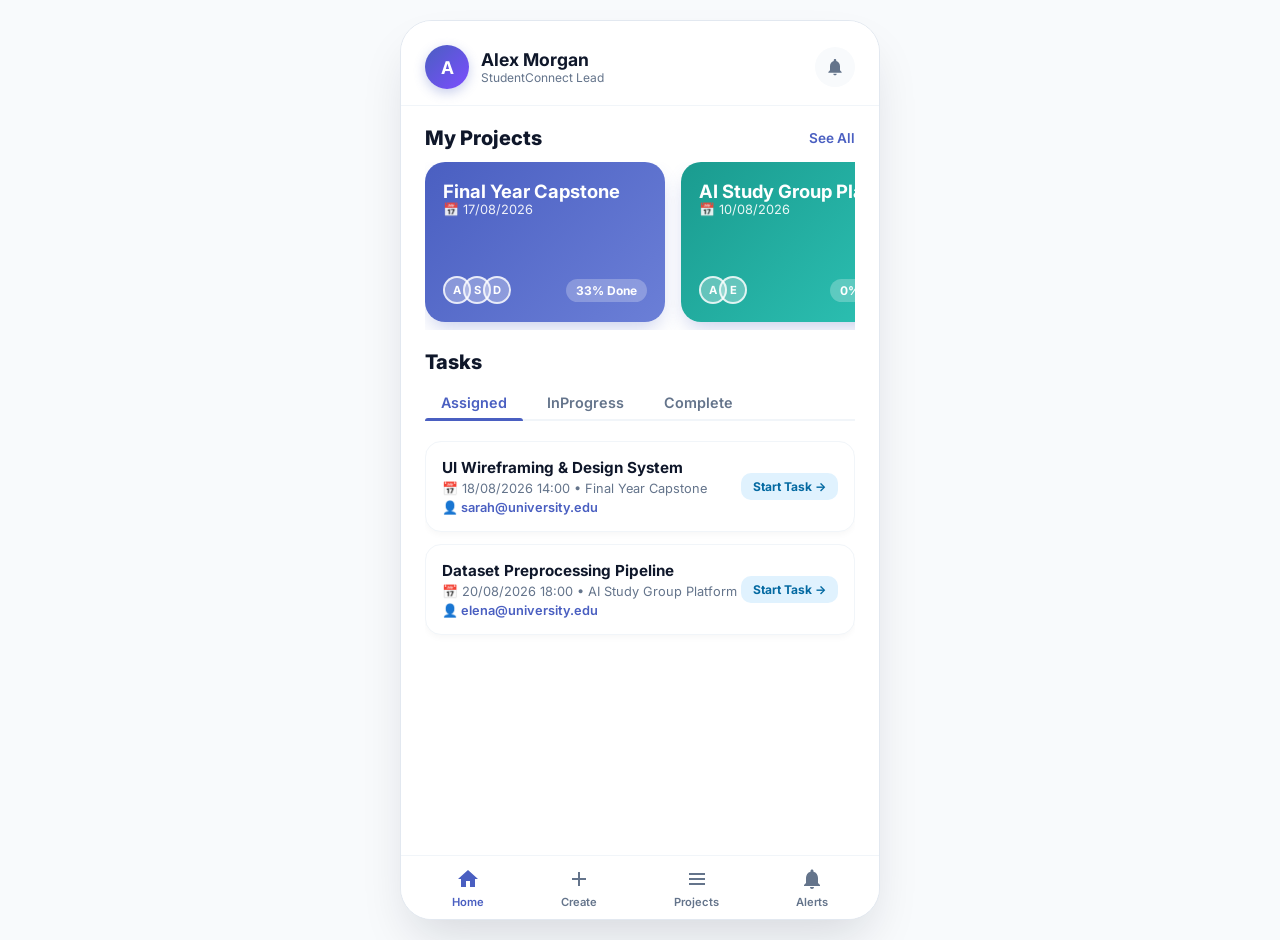
<file: TaskManager/web_app/index.html>
<!DOCTYPE html>
<html lang="en">
<head>
  <meta charset="UTF-8">
  <meta name="viewport" content="width=device-width, initial-scale=1.0">
  <title>StudentConnect - Student Project Collaboration Platform</title>
  <link href="https://fonts.googleapis.com/css2?family=Inter:wght@400;500;600;700;800&display=swap" rel="stylesheet">
  <link rel="stylesheet" href="styles.css">
</head>
<body>

<div class="app-container">
  <!-- Top App Header -->
  <header class="app-header">
    <div class="user-info">
      <div class="avatar" id="userAvatar">A</div>
      <div>
        <div class="user-name" id="userName">Alex Morgan</div>
        <div class="user-sub">StudentConnect Lead</div>
      </div>
    </div>
    <div class="header-actions">
      <button class="icon-btn" onclick="switchNav('notifications')" title="Notifications">
        <svg viewBox="0 0 24 24" width="20" height="20" fill="currentColor">
          <path d="M12 22c1.1 0 2-.9 2-2h-4c0 1.1.89 2 2 2zm6-6v-5c0-3.07-1.64-5.64-4.5-6.32V4c0-.83-.67-1.5-1.5-1.5s-1.5.67-1.5 1.5v.68C7.63 5.36 6 7.92 6 11v5l-2 2v1h16v-1l-2-2z"/>
        </svg>
      </button>
    </div>
  </header>

  <!-- Main Scrollable App Content -->
  <main class="app-content">

    <!-- VIEW 1: HOME SCREEN -->
    <div id="view-home" class="view active">
      <div>
        <div class="section-title">
          <span>My Projects</span>
          <span class="see-all" onclick="switchNav('all-projects')">See All</span>
        </div>
        <div class="projects-slider" id="projectsSlider">
          <!-- Dynamically populated -->
        </div>
      </div>

      <div>
        <div class="section-title">Tasks</div>
        <div class="tabs-container">
          <button class="tab-btn active" onclick="filterTasks('assigned', this)">Assigned</button>
          <button class="tab-btn" onclick="filterTasks('inProgress', this)">InProgress</button>
          <button class="tab-btn" onclick="filterTasks('completed', this)">Complete</button>
        </div>
      </div>

      <div class="tasks-list" id="tasksList">
        <!-- Dynamically populated -->
      </div>
    </div>

    <!-- VIEW 2: CREATE PROJECT -->
    <div id="view-create-project" class="view">
      <div class="section-title">Create Project</div>
      
      <div class="form-group">
        <label>Project Name</label>
        <input type="text" id="inputProjName" class="form-control" placeholder="e.g. Final Year Capstone">
      </div>

      <div class="form-group">
        <label>Project Description</label>
        <textarea id="inputProjDesc" class="form-control" placeholder="Describe your academic project goals, requirements, and scope..."></textarea>
      </div>

      <div class="form-group">
        <label>Add Teammates</label>
        <div style="display: flex; gap: 8px;">
          <input type="email" id="inputTeammateEmail" class="form-control" placeholder="i.e: teammate@university.edu">
          <button style="width: auto; padding: 0 16px;" class="btn-primary" onclick="addTeammateChip()">Add</button>
        </div>
        <div class="chips-container" id="teammateChips"></div>
      </div>

      <button class="btn-primary" style="margin-top: 12px;" onclick="handleCreateProject()">Create Project</button>
    </div>

    <!-- VIEW 3: ALL PROJECTS -->
    <div id="view-all-projects" class="view">
      <div class="section-title">All Projects</div>
      <div style="display: grid; grid-template-columns: 1fr 1fr; gap: 16px;" id="allProjectsGrid">
        <!-- Dynamically populated -->
      </div>
    </div>

    <!-- VIEW 4: PROJECT DETAILS -->
    <div id="view-project-details" class="view">
      <div style="display: flex; align-items: center; gap: 8px;">
        <button class="icon-btn" onclick="switchNav('home')">←</button>
        <div class="section-title" style="margin-bottom:0;" id="detailProjTitle">Project Details</div>
      </div>

      <div style="display: flex; gap: 12px;">
        <div style="flex:1; background:#EEF2FF; padding:12px; border-radius:12px;">
          <div style="font-size:0.75rem; color:var(--text-muted);">Started on</div>
          <div style="font-weight:700;" id="detailProjDate">17/08/2026</div>
        </div>
        <div style="flex:1; background:#EEF2FF; padding:12px; border-radius:12px;">
          <div style="font-size:0.75rem; color:var(--text-muted);">Team Lead</div>
          <div style="font-weight:700;" id="detailProjLead">Alex Morgan</div>
        </div>
      </div>

      <div class="form-group">
        <label>Description</label>
        <div style="color:var(--text-muted); font-size:0.9rem; line-height:1.4;" id="detailProjDesc">
          Loading project description...
        </div>
      </div>

      <div class="section-title">Tasks</div>
      <div class="tasks-list" id="detailTasksList">
        <!-- Dynamically populated -->
      </div>

      <!-- Action Buttons -->
      <div style="display: flex; gap: 8px; margin-top: auto; padding-top: 12px;">
        <button class="btn-primary" style="font-size:0.8rem; padding:10px;" onclick="openAddTeammateModal()">Add Teammate</button>
        <button class="btn-primary" style="font-size:0.8rem; padding:10px; background:linear-gradient(135deg, var(--accent), var(--accent-light));" onclick="openAddTaskModal()">Add Task</button>
        <button class="btn-primary" style="font-size:0.8rem; padding:10px; background:linear-gradient(135deg, var(--purple), var(--purple-light));" onclick="openDocumentation()">View Docs</button>
      </div>
    </div>

    <!-- VIEW 5: DOCUMENTATION -->
    <div id="view-documentation" class="view">
      <div style="display: flex; align-items: center; gap: 8px;">
        <button class="icon-btn" onclick="switchNav('project-details')">←</button>
        <div class="section-title" style="margin-bottom:0;">Project Documentation</div>
      </div>

      <div class="form-group">
        <label>Document Title</label>
        <input type="text" id="docTitle" class="form-control" placeholder="e.g. Architecture Overview & SRS">
      </div>

      <div class="form-group">
        <label>Document Content</label>
        <textarea id="docContent" class="form-control" placeholder="Enter meeting notes, API specifications, or academic references..."></textarea>
      </div>

      <button class="btn-primary" onclick="handleAddDoc()">Add Document</button>

      <div class="section-title" style="margin-top:12px;">All Documents</div>
      <div class="tasks-list" id="docsList">
        <!-- Dynamically populated -->
      </div>
    </div>

    <!-- VIEW 6: NOTIFICATIONS -->
    <div id="view-notifications" class="view">
      <div class="section-title">Notifications</div>
      <div class="tasks-list" id="notificationsList">
        <div class="task-tile">
          <div class="task-info">
            <div class="task-name">Deadline Reminder</div>
            <div class="task-sub">Final Capstone Presentation is due today</div>
          </div>
          <span class="badge badge-indigo">Today</span>
        </div>
        <div class="task-tile">
          <div class="task-info">
            <div class="task-name">Teammate Joined</div>
            <div class="task-sub">sarah@university.edu joined Mobile App Project</div>
          </div>
          <span class="badge badge-teal">Yesterday</span>
        </div>
      </div>
    </div>

  </main>

  <!-- Bottom Navigation Bar -->
  <nav class="bottom-nav">
    <button class="nav-item active" onclick="switchNav('home')">
      <svg viewBox="0 0 24 24"><path d="M10 20v-6h4v6h5v-8h3L12 3 2 12h3v8z"/></svg>
      Home
    </button>
    <button class="nav-item" onclick="switchNav('create-project')">
      <svg viewBox="0 0 24 24"><path d="M19 13h-6v6h-2v-6H5v-2h6V5h2v6h6v2z"/></svg>
      Create
    </button>
    <button class="nav-item" onclick="switchNav('all-projects')">
      <svg viewBox="0 0 24 24"><path d="M4 6h16v2H4zm0 5h16v2H4zm0 5h16v2H4z"/></svg>
      Projects
    </button>
    <button class="nav-item" onclick="switchNav('notifications')">
      <svg viewBox="0 0 24 24"><path d="M12 22c1.1 0 2-.9 2-2h-4c0 1.1.89 2 2 2zm6-6v-5c0-3.07-1.64-5.64-4.5-6.32V4c0-.83-.67-1.5-1.5-1.5s-1.5.67-1.5 1.5v.68C7.63 5.36 6 7.92 6 11v5l-2 2v1h16v-1l-2-2z"/></svg>
      Alerts
    </button>
  </nav>

  <!-- MODALS -->
  <!-- Add Task Modal -->
  <div class="modal-overlay" id="modalAddTask">
    <div class="modal-content">
      <div class="section-title">Add Task</div>
      <div class="form-group">
        <label>Task Title</label>
        <input type="text" id="inputTaskTitle" class="form-control" placeholder="e.g. Implement Auth Logic">
      </div>
      <div class="form-group">
        <label>Description</label>
        <textarea id="inputTaskDesc" class="form-control" placeholder="Task requirements..."></textarea>
      </div>
      <div style="display: flex; gap: 8px;">
        <div class="form-group" style="flex:1;">
          <label>Deadline Date</label>
          <input type="date" id="inputTaskDate" class="form-control">
        </div>
        <div class="form-group" style="flex:1;">
          <label>Time</label>
          <input type="time" id="inputTaskTime" class="form-control">
        </div>
      </div>
      <div class="form-group">
        <label>Assign to Teammate</label>
        <select id="selectTeammate" class="form-control">
          <!-- Dynamically populated -->
        </select>
      </div>
      <div style="display: flex; gap: 8px;">
        <button class="btn-primary" onclick="handleAddTask()">Save Task</button>
        <button class="btn-primary" style="background:#64748B;" onclick="closeModals()">Cancel</button>
      </div>
    </div>
  </div>

  <!-- Add Teammate Modal -->
  <div class="modal-overlay" id="modalAddTeammate">
    <div class="modal-content">
      <div class="section-title">Add Teammates</div>
      <div class="form-group">
        <label>Teammate Email</label>
        <input type="email" id="modalTeammateEmail" class="form-control" placeholder="i.e: classmate@university.edu">
      </div>
      <div style="display: flex; gap: 8px;">
        <button class="btn-primary" onclick="handleAddTeammateDirect()">Add Teammate</button>
        <button class="btn-primary" style="background:#64748B;" onclick="closeModals()">Cancel</button>
      </div>
    </div>
  </div>

</div>

<script src="app.js"></script>
</body>
</html>
</file>
<file: TaskManager/web_app/styles.css>
:root {
  --primary: #4A5FC1;
  --primary-light: #6B7FD7;
  --accent: #1A9B8F;
  --accent-light: #2EC4B6;
  --purple: #7C4DFF;
  --purple-light: #9C7CFF;
  --bg: #F8FAFC;
  --card-bg: #FFFFFF;
  --text-main: #0F172A;
  --text-muted: #64748B;
  --border: #E2E8F0;
  --shadow: 0 10px 25px -5px rgba(74, 95, 193, 0.1), 0 8px 10px -6px rgba(0, 0, 0, 0.05);
  --shadow-hover: 0 20px 30px -10px rgba(74, 95, 193, 0.2);
  --radius: 16px;
  --transition: all 0.3s cubic-bezier(0.4, 0, 0.2, 1);
}

* {
  box-sizing: border-box;
  margin: 0;
  padding: 0;
  font-family: 'Inter', system-ui, -apple-system, BlinkMacSystemFont, "Segoe UI", Roboto, sans-serif;
}

body {
  background-color: var(--bg);
  color: var(--text-main);
  min-height: 100vh;
  display: flex;
  justify-content: center;
  align-items: center;
  padding: 20px;
}

.app-container {
  width: 100%;
  max-width: 480px;
  height: 900px;
  background: var(--card-bg);
  border-radius: 32px;
  box-shadow: 0 25px 50px -12px rgba(15, 23, 42, 0.15);
  display: flex;
  flex-direction: column;
  overflow: hidden;
  position: relative;
  border: 1px solid var(--border);
}

/* Header */
.app-header {
  padding: 24px 24px 16px 24px;
  display: flex;
  justify-content: space-between;
  align-items: center;
  background: white;
  border-bottom: 1px solid #F1F5F9;
}

.user-info {
  display: flex;
  align-items: center;
  gap: 12px;
}

.avatar {
  width: 44px;
  height: 44px;
  border-radius: 50%;
  background: linear-gradient(135deg, var(--primary), var(--purple));
  color: white;
  display: flex;
  align-items: center;
  justify-content: center;
  font-weight: 700;
  font-size: 1.1rem;
  box-shadow: 0 4px 12px rgba(74, 95, 193, 0.3);
}

.user-name {
  font-weight: 700;
  font-size: 1.1rem;
  color: var(--text-main);
}

.user-sub {
  font-size: 0.75rem;
  color: var(--text-muted);
}

.header-actions {
  display: flex;
  gap: 8px;
}

.icon-btn {
  width: 40px;
  height: 40px;
  border-radius: 50%;
  border: none;
  background: #F8FAFC;
  color: var(--text-muted);
  cursor: pointer;
  display: flex;
  align-items: center;
  justify-content: center;
  transition: var(--transition);
}

.icon-btn:hover {
  background: #F1F5F9;
  color: var(--primary);
  transform: translateY(-2px);
}

/* Content Area */
.app-content {
  flex: 1;
  overflow-y: auto;
  padding: 20px 24px;
  display: flex;
  flex-direction: flex-start;
  flex-direction: column;
  gap: 24px;
}

.section-title {
  font-size: 1.25rem;
  font-weight: 800;
  color: var(--text-main);
  margin-bottom: 12px;
  display: flex;
  justify-content: space-between;
  align-items: center;
}

.section-title .see-all {
  font-size: 0.85rem;
  color: var(--primary);
  font-weight: 600;
  cursor: pointer;
}

/* Project Horizontal Slider */
.projects-slider {
  display: flex;
  gap: 16px;
  overflow-x: auto;
  padding-bottom: 8px;
  scrollbar-width: none;
}

.projects-slider::-webkit-scrollbar {
  display: none;
}

.project-card {
  min-width: 240px;
  height: 160px;
  border-radius: 20px;
  padding: 18px;
  color: white;
  display: flex;
  flex-direction: column;
  justify-content: space-between;
  box-shadow: 0 10px 20px -5px rgba(74, 95, 193, 0.3);
  cursor: pointer;
  transition: var(--transition);
  position: relative;
  overflow: hidden;
}

.project-card:hover {
  transform: translateY(-4px);
  box-shadow: 0 15px 30px -5px rgba(74, 95, 193, 0.4);
}

.project-card.indigo {
  background: linear-gradient(135deg, #4A5FC1, #6B7FD7);
}

.project-card.teal {
  background: linear-gradient(135deg, #1A9B8F, #2EC4B6);
}

.project-card.purple {
  background: linear-gradient(135deg, #7C4DFF, #9C7CFF);
}

.project-title {
  font-weight: 700;
  font-size: 1.15rem;
  white-space: nowrap;
  overflow: hidden;
  text-overflow: ellipsis;
}

.project-meta {
  font-size: 0.8rem;
  opacity: 0.9;
  display: flex;
  align-items: center;
  gap: 6px;
}

.project-footer {
  display: flex;
  justify-content: space-between;
  align-items: center;
}

.team-avatars {
  display: flex;
}

.team-avatar {
  width: 28px;
  height: 28px;
  border-radius: 50%;
  border: 2px solid rgba(255,255,255,0.8);
  background: rgba(255,255,255,0.3);
  display: flex;
  align-items: center;
  justify-content: center;
  font-size: 0.7rem;
  font-weight: 700;
  margin-left: -8px;
}

.team-avatar:first-child {
  margin-left: 0;
}

.progress-pill {
  background: rgba(255,255,255,0.25);
  backdrop-filter: blur(8px);
  padding: 4px 10px;
  border-radius: 12px;
  font-size: 0.75rem;
  font-weight: 700;
}

/* Tabs */
.tabs-container {
  display: flex;
  gap: 8px;
  border-bottom: 2px solid #F1F5F9;
}

.tab-btn {
  padding: 8px 16px;
  border: none;
  background: none;
  font-weight: 600;
  font-size: 0.9rem;
  color: var(--text-muted);
  cursor: pointer;
  position: relative;
  transition: var(--transition);
}

.tab-btn.active {
  color: var(--primary);
}

.tab-btn.active::after {
  content: '';
  position: absolute;
  bottom: -2px;
  left: 0;
  right: 0;
  height: 3px;
  background: var(--primary);
  border-radius: 3px 3px 0 0;
}

/* Task Tiles */
.tasks-list {
  display: flex;
  flex-direction: column;
  gap: 12px;
}

.task-tile {
  background: white;
  border-radius: 16px;
  padding: 16px;
  border: 1px solid #F1F5F9;
  box-shadow: 0 4px 6px -1px rgba(0, 0, 0, 0.03);
  display: flex;
  justify-content: space-between;
  align-items: center;
  transition: var(--transition);
}

.task-tile:hover {
  border-color: #CBD5E1;
  box-shadow: 0 10px 15px -3px rgba(0, 0, 0, 0.05);
}

.task-info {
  display: flex;
  flex-direction: column;
  gap: 4px;
}

.task-name {
  font-weight: 700;
  font-size: 0.95rem;
  color: var(--text-main);
}

.task-sub {
  font-size: 0.8rem;
  color: var(--text-muted);
}

.task-actions {
  display: flex;
  gap: 8px;
}

.status-btn {
  padding: 6px 12px;
  border-radius: 10px;
  border: none;
  font-size: 0.75rem;
  font-weight: 700;
  cursor: pointer;
  transition: var(--transition);
}

.status-btn.in-progress {
  background: #E0F2FE;
  color: #0369A1;
}

.status-btn.complete {
  background: #DCFCE7;
  color: #15803D;
}

.status-btn:hover {
  transform: scale(1.05);
}

/* Bottom Navigation Bar */
.bottom-nav {
  height: 64px;
  background: white;
  border-top: 1px solid #F1F5F9;
  display: flex;
  justify-content: space-around;
  align-items: center;
  padding: 0 12px;
}

.nav-item {
  display: flex;
  flex-direction: column;
  align-items: center;
  gap: 4px;
  color: var(--text-muted);
  font-size: 0.7rem;
  font-weight: 600;
  cursor: pointer;
  transition: var(--transition);
  border: none;
  background: none;
}

.nav-item.active {
  color: var(--primary);
}

.nav-item svg {
  width: 24px;
  height: 24px;
  fill: currentColor;
}

/* Views & Modals */
.view {
  display: none;
  flex-direction: column;
  gap: 20px;
  height: 100%;
  overflow-y: auto;
}

.view.active {
  display: flex;
}

/* Form Styling */
.form-group {
  display: flex;
  flex-direction: column;
  gap: 8px;
}

.form-group label {
  font-weight: 700;
  font-size: 0.9rem;
  color: var(--text-main);
}

.form-control {
  width: 100%;
  padding: 12px 16px;
  border-radius: 12px;
  border: 1.5px solid #E2E8F0;
  font-size: 0.95rem;
  outline: none;
  transition: var(--transition);
}

.form-control:focus {
  border-color: var(--primary);
  box-shadow: 0 0 0 3px rgba(74, 95, 193, 0.15);
}

textarea.form-control {
  resize: vertical;
  min-height: 100px;
}

.btn-primary {
  width: 100%;
  padding: 14px;
  border-radius: 14px;
  border: none;
  background: linear-gradient(135deg, var(--primary), var(--purple));
  color: white;
  font-weight: 700;
  font-size: 1rem;
  cursor: pointer;
  box-shadow: 0 8px 16px -4px rgba(74, 95, 193, 0.4);
  transition: var(--transition);
}

.btn-primary:hover {
  transform: translateY(-2px);
  box-shadow: 0 12px 20px -4px rgba(74, 95, 193, 0.5);
}

.chips-container {
  display: flex;
  flex-wrap: wrap;
  gap: 8px;
  margin-top: 8px;
}

.chip {
  background: var(--primary-light);
  color: white;
  padding: 6px 12px;
  border-radius: 20px;
  font-size: 0.8rem;
  font-weight: 600;
  display: flex;
  align-items: center;
  gap: 6px;
}

.chip .close {
  cursor: pointer;
  font-size: 0.9rem;
}

/* Documentation Card */
.doc-card {
  background: white;
  border-radius: 16px;
  padding: 18px;
  border: 1px solid #F1F5F9;
  box-shadow: 0 4px 6px -1px rgba(0, 0, 0, 0.03);
  display: flex;
  flex-direction: column;
  gap: 10px;
}

.doc-header {
  display: flex;
  align-items: center;
  gap: 10px;
}

.doc-icon {
  width: 36px;
  height: 36px;
  border-radius: 10px;
  background: #EEF2FF;
  color: var(--primary);
  display: flex;
  align-items: center;
  justify-content: center;
}

.doc-title {
  font-weight: 700;
  font-size: 1rem;
  color: var(--text-main);
}

.doc-body {
  font-size: 0.85rem;
  color: #475569;
  line-height: 1.5;
}

.doc-footer {
  display: flex;
  justify-content: space-between;
  font-size: 0.75rem;
  color: var(--text-muted);
  border-top: 1px solid #F8FAFC;
  padding-top: 8px;
}

.badge {
  padding: 4px 8px;
  border-radius: 6px;
  font-size: 0.7rem;
  font-weight: 700;
  text-transform: uppercase;
}

.badge-indigo { background: #EEF2FF; color: #4338CA; }
.badge-teal { background: #CCFBF1; color: #0F766E; }

/* Modal overlay */
.modal-overlay {
  position: absolute;
  top: 0;
  left: 0;
  right: 0;
  bottom: 0;
  background: rgba(15, 23, 42, 0.5);
  backdrop-filter: blur(4px);
  display: none;
  justify-content: flex-end;
  flex-direction: column;
  z-index: 100;
}

.modal-overlay.active {
  display: flex;
}

.modal-content {
  background: white;
  border-radius: 28px 28px 0 0;
  padding: 24px;
  display: flex;
  flex-direction: column;
  gap: 16px;
  max-height: 80%;
  overflow-y: auto;
  animation: slideUp 0.3s ease-out;
}

@keyframes slideUp {
  from { transform: translateY(100%); }
  to { transform: translateY(0); }
}
</file>
